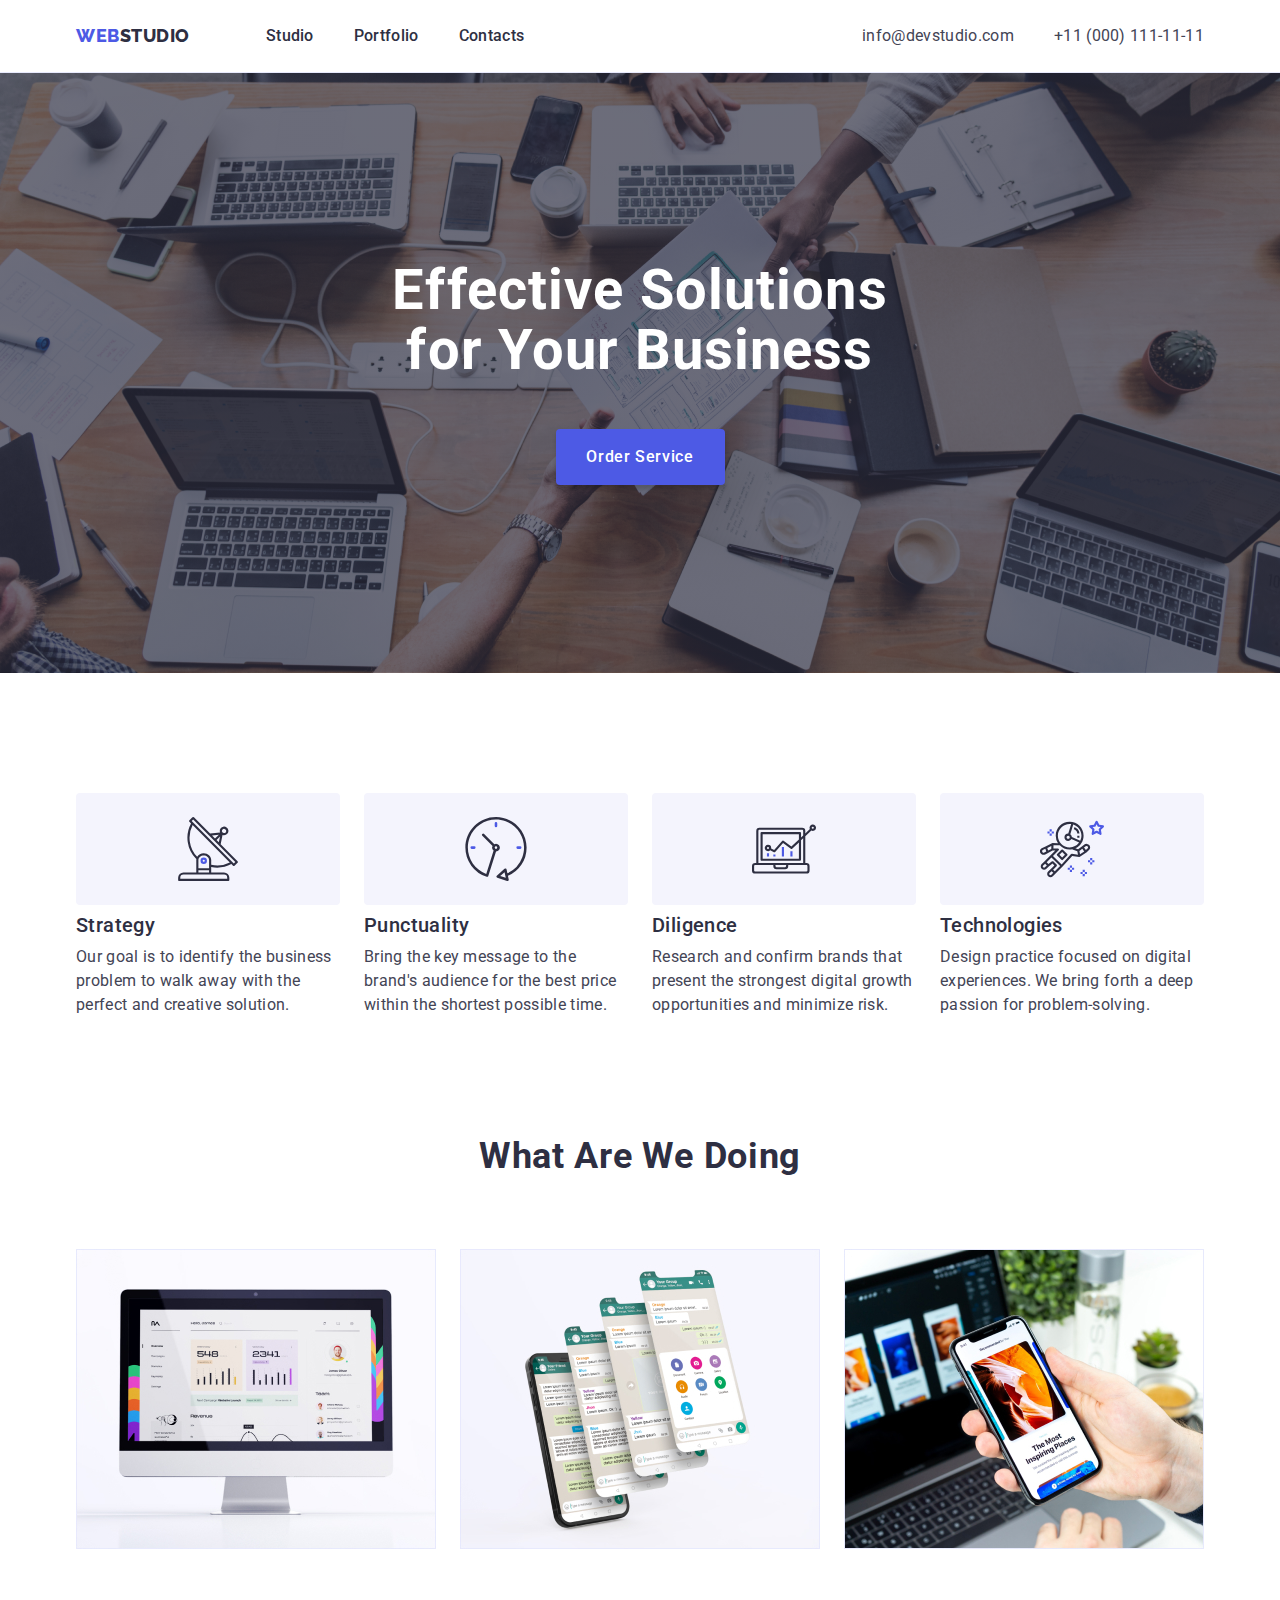
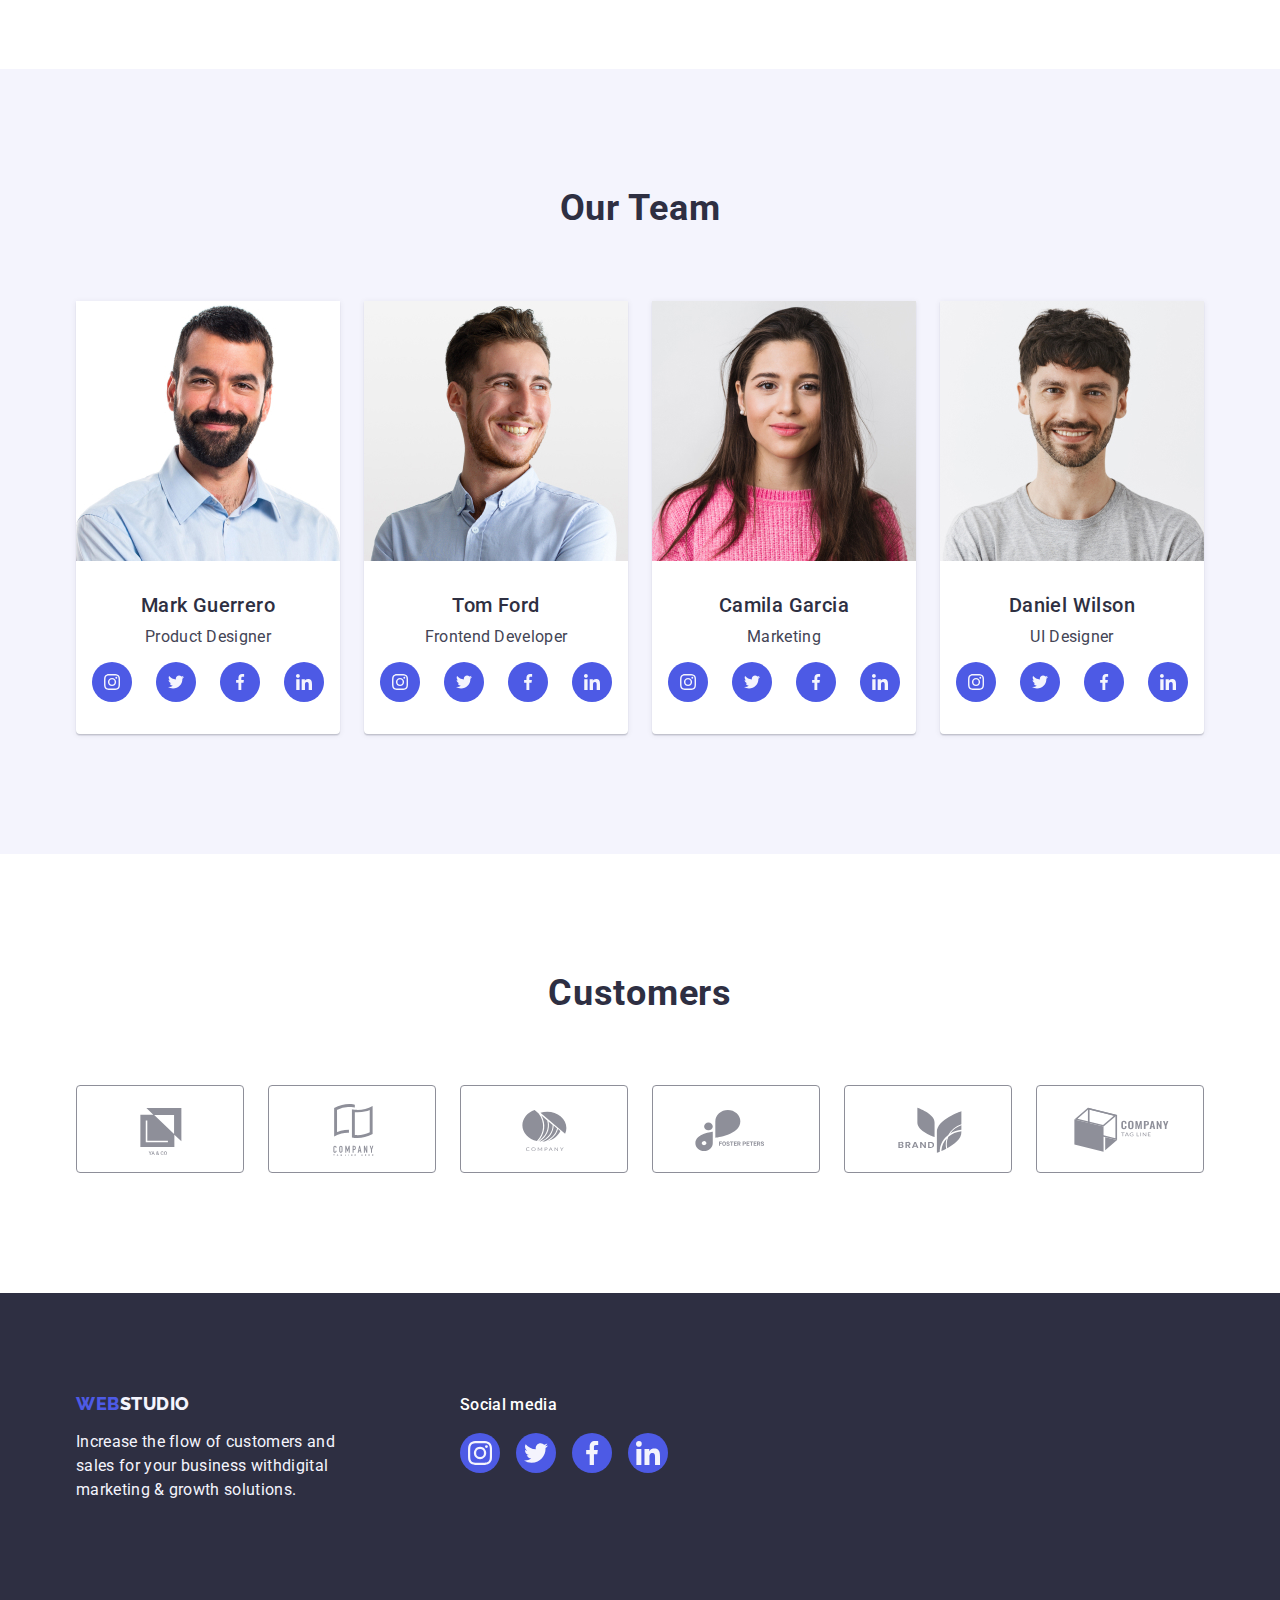
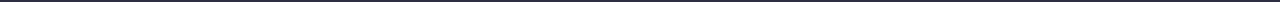
<file: index.html>
<!DOCTYPE html>
<html lang="en">
<head>
    <meta charset="UTF-8">
    <meta http-equiv="X-UA-Compatible" content="IE=edge">
    <meta name="viewport" content="width=device-width, initial-scale=1.0">
    <title>WebStudio</title>
    
    <!--Fonts-->

<link rel="preconnect" href="https://fonts.googleapis.com">
<link rel="preconnect" href="https://fonts.gstatic.com" crossorigin>
<link href="https://fonts.googleapis.com/css2?family=Raleway:wght@800&family=Roboto:wght@400;500;700;900&display=swap"
    rel="stylesheet">

    <!--Modern Normalize-->

<link rel="stylesheet" href="https://cdn.jsdelivr.net/npm/modern-normalize@1.1.0/modern-normalize.min.css">

    <!--Custom styles-->

<link rel="stylesheet" href="./css/styles.css">

</head>
<body>
   <!--Header Section--> 
    <header class="header-shadow">
        <div class="container header-container">
            <nav class="header-nav">
            <a class="logo link" href="./index.html">Web<span class="logo-studio-header">Studio</span></a>
            <ul class="list header-lists">
                <li>
                    <a class="header-link-text link" href="./index.html">Studio</a>
                </li>
                <li>
                    <a class="header-link-text link" href="./portfolio.html">Portfolio</a>
                </li>
                <li><a class="header-link-text link" href="">Contacts</a>
                </li>
            </ul>
            </nav>
            <address class="contacts">
                <ul class="list contacts-list">
                    <li>
                        <a class="header-contacts link" href="mailto:info@devstudio.com">info@devstudio.com</a>
                    </li>
                    <li>
                        <a class="header-contacts link" href="tel:+110001111111">+11 (000) 111-11-11</a>
                    </li>
                </ul>
            </address>
        </div>
    </header>
    <main>
        <!--Hero image-->
        <section class="hero">
            <div class="container">
                <h1 class="hero-headline">Effective Solutions for Your Business</h1>
                <button class="hero-btn button-cursor" type="button">Order Service</button>
            </div>
        </section>
        <!--General information-->
        <section class="inform-section section">
            <div class="container">
            <h2 class="inform-title title visually-hidden">General information</h2>
            <ul class="inform-list list">
            <li class="inform-item">
                <div class="inform-icon-container">
                        <svg class="decor-icon" width="64" height="64">
                            <use href="./images/icons.svg#icon-antenna"></use>
                        </svg>
                </div>
                <h3 class="inform-subtitle subtitle">Strategy</h3>
                    <p class="inform-text text">
                    Our goal is to identify the business problem to walk away with the perfect and creative solution.
                    </p>
            </li>
            <li class="inform-item">
                <div class="inform-icon-container">
                <svg class="decor-icon" width="64" height="64">
                    <use href="./images/icons.svg#icon-clock"></use>
                </svg>
                </div>
                <h3 class="inform-subtitle subtitle">Punctuality</h3>
                    <p class="inform-text text">
                    Bring the key message to the brand's audience for the best price within the shortest possible time.
                    </p>  
            </li>
            <li class="inform-item">
                <div class="inform-icon-container">
                    <svg class="decor-icon" width="64" height="64">
                        <use href="./images/icons.svg#icon-diagram"></use>
                    </svg>
                </div>
                <h3 class="inform-subtitle subtitle">Diligence</h3>
                    <p class="inform-text text">
                    Research and confirm brands that present the strongest digital growth opportunities and minimize risk.
                    </p>
            </li>
            <li class="inform-item">
                <div class="inform-icon-container">
                    <svg class="decor-icon" width="64" height="64">
                        <use href="./images/icons.svg#icon-astronaut"></use>
                    </svg>
                </div>
                <h3 class="inform-subtitle subtitle">Technologies</h3>
                    <p class="inform-text text"> 
                    Design practice focused on digital experiences. We bring forth a deep passion for problem-solving.
                    </p>
            </li>
            </ul>
            </div>
        </section>
        <!--General Offers-->
        <section class="offer-section section">
            <div class="container">
            <h2 class="offer-title title">What are we doing</h2>
            <ul class="offer-list list">
                <li class="offer-img"><img src="./images/products/img-1.jpg" alt="a computer monitor" width="360" height="300"></li>
                <li class="offer-img"><img src="./images/products/img-2.jpg" alt="phones" width="360" height="300"></li>
                <li class="offer-img"><img src="./images/products/img-3.jpg" alt="a person scrolling on the phone" width="360" height="300"></li>
            </ul>
            </div>
        </section>
        <!--Team members-->
        <section class="team-section section">
            <div class="container">
            <h2 class="team-title title">Our Team</h2>
            <ul class="team-list list">
                <li class="team-item"><img src="./images/team/mark-guerrero.jpg" alt="product designer" width="264">
                <div class="picture-container">
                    <h3 class="team-subtitle subtitle">Mark Guerrero</h3>
                    <p class="team-text text">Product Designer</p>
                    <ul class="socials list">
                        <li class="social-items">
                            <a class="social-link link" href="https://instagram.com" target="_blank" rel="noopener noreferrer"
                                aria-label="Instagram icon">
                                <svg class="social-icon" width="16" height="16">
                                    <use href="./images/icons.svg#icon-instagram-1"></use>
                                </svg></a>
                        </li>
                        <li class="social-items">
                            <a class="social-link link" href="https://twitter.com" target="_blank" rel="noopener noreferrer"
                                aria-label="Twitter icon">
                                <svg class="social-icon" width="16" height="16">
                                    <use href="./images/icons.svg#icon-twitter-1"></use>
                                </svg></a>
                        </li>
                        <li class="social-items">
                            <a class="social-link link" href="https://facebook.com" target="_blank" rel="noopener noreferrer"
                                aria-label="Facebook icon">
                                <svg class="social-icon" width="16" height="16">
                                    <use href="./images/icons.svg#icon-facebook-1"></use>
                                </svg></a>
                        </li>
                        <li class="social-items">
                            <a class="social-link link" href="https://linkedin.com" target="_blank" rel="noopener noreferrer"
                                aria-label="Linkedin icon">
                                <svg class="social-icon" width="16" height="16">
                                    <use href="./images/icons.svg#icon-linkedin-1"></use>
                                </svg></a>
                        </li>
                    </ul>
                </div>
                </li>
                <li class="team-item"><img src="./images/team/tom-ford.jpg" alt="frontend developer" width="264">
                <div class="picture-container">
                    <h3 class="team-subtitle subtitle">Tom Ford</h3>
                    <p class="team-text text">Frontend Developer</p>
                    <ul class="socials list">
                        <li class="social-items">
                            <a class="social-link link" href="https://instagram.com" target="_blank" rel="noopener noreferrer"
                                aria-label="Instagram icon">
                                <svg class="social-icon" width="16" height="16">
                                    <use href="./images/icons.svg#icon-instagram-1"></use>
                                </svg></a>
                        </li>
                        <li class="social-items">
                            <a class="social-link link" href="https://twitter.com" target="_blank" rel="noopener noreferrer"
                                aria-label="Twitter icon">
                                <svg class="social-icon" width="16" height="16">
                                    <use href="./images/icons.svg#icon-twitter-1"></use>
                                </svg></a>
                        </li>
                        <li class="social-items">
                            <a class="social-link link" href="https://facebook.com" target="_blank" rel="noopener noreferrer"
                                aria-label="Facebook icon">
                                <svg class="social-icon" width="16" height="16">
                                    <use href="./images/icons.svg#icon-facebook-1"></use>
                                </svg></a>
                        </li>
                        <li class="social-items">
                            <a class="social-link link" href="https://linkedin.com" target="_blank" rel="noopener noreferrer"
                                aria-label="Linkedin icon">
                                <svg class="social-icon" width="16" height="16">
                                    <use href="./images/icons.svg#icon-linkedin-1"></use>
                                </svg></a>
                        </li>
                    </ul>
                </div>
                </li>
                <li class="team-item"><img src="./images/team/camila-garcia.jpg" alt="marketing" width="264">
                <div class="picture-container">
                    <h3 class="team-subtitle subtitle">Camila Garcia</h3>
                    <p class="team-text text">Marketing</p>
                    <ul class="socials list">
                        <li class="social-items">
                            <a class="social-link link" href="https://instagram.com" target="_blank" rel="noopener noreferrer"
                                aria-label="Instagram icon">
                                <svg class="social-icon" width="16" height="16">
                                    <use href="./images/icons.svg#icon-instagram-1"></use>
                                </svg></a>
                        </li>
                        <li class="social-items">
                            <a class="social-link link" href="https://twitter.com" target="_blank" rel="noopener noreferrer"
                                aria-label="Twitter icon">
                                <svg class="social-icon" width="16" height="16">
                                    <use href="./images/icons.svg#icon-twitter-1"></use>
                                </svg></a>
                        </li>
                        <li class="social-items">
                            <a class="social-link link" href="https://facebook.com" target="_blank" rel="noopener noreferrer"
                                aria-label="Facebook icon">
                                <svg class="social-icon" width="16" height="16">
                                    <use href="./images/icons.svg#icon-facebook-1"></use>
                                </svg></a>
                        </li>
                        <li class="social-items">
                            <a class="social-link link" href="https://linkedin.com" target="_blank" rel="noopener noreferrer"
                                aria-label="Linkedin icon">
                                <svg class="social-icon" width="16" height="16">
                                    <use href="./images/icons.svg#icon-linkedin-1"></use>
                                </svg></a>
                        </li>
                    </ul>
                </div>
                </li>
                <li class="team-item"><img src="./images/team/daniel-wilson.jpg" alt="ui designer" width="264">
                <div class="picture-container">
                    <h3 class="team-subtitle subtitle">Daniel Wilson</h3>
                    <p class="team-text text">UI Designer</p>
                    <ul class="socials list">
                        <li class="social-items">
                            <a class="social-link link" href="https://instagram.com" target="_blank" rel="noopener noreferrer"
                                aria-label="Instagram icon">
                                <svg class="social-icon" width="16" height="16">
                                    <use href="./images/icons.svg#icon-instagram-1"></use>
                                </svg></a>
                        </li>
                        <li class="social-items">
                            <a class="social-link link" href="https://twitter.com" target="_blank" rel="noopener noreferrer"
                                aria-label="Twitter icon">
                                <svg class="social-icon" width="16" height="16">
                                    <use href="./images/icons.svg#icon-twitter-1"></use>
                                </svg></a>
                        </li>
                        <li class="social-items">
                            <a class="social-link link" href="https://facebook.com" target="_blank" rel="noopener noreferrer"
                                aria-label="Facebook icon">
                                <svg class="social-icon" width="16" height="16">
                                    <use href="./images/icons.svg#icon-facebook-1"></use>
                                </svg></a>
                        </li>
                        <li class="social-items">
                            <a class="social-link link" href="https://linkedin.com" target="_blank" rel="noopener noreferrer"
                                aria-label="Linkedin icon">
                                <svg class="social-icon" width="16" height="16">
                                    <use href="./images/icons.svg#icon-linkedin-1"></use>
                                </svg></a>
                        </li>
                    </ul>
                </div>
                </li>
            </ul>
            </div>
        </section>
        <!--Section Customers-->
        <section class="customer-section section">
        <div class="customer-container container">
        <h2 class="customer-title title">Customers</h2>
        <ul class="customer-list list">
            <li class="customer-item item"><a class="customer-link link" href="" target="_blank" rel="noopener noreferrer"
                aria-label="customer-one"><svg class="customer-icon" width="104" height="56">
                    <use href="./images/icons.svg#icon-logo-1"></use></svg></a></li>
            <li class="customer-item item"><a class="customer-link link" href="" target="_blank" rel="noopener noreferrer"
                aria-label="customer-two"><svg class="customer-icon" width="104" height="56">
                    <use href="./images/icons.svg#icon-logo-2"></use></svg></a></li>
            <li class="customer-item item"><a class="customer-link link" href="" target="_blank" rel="noopener noreferrer"
                aria-label="customer-three"><svg class="customer-icon" width="104" height="56">
                    <use href="./images/icons.svg#icon-logo-3"></use></svg></a></li>
            <li class="customer-item item"><a class="customer-link link" href="" target="_blank" rel="noopener noreferrer"
                aria-label="customer-four"><svg class="customer-icon" width="104" height="56">
                    <use href="./images/icons.svg#icon-logo-4"></use></svg></a></li>
            <li class="customer-item item"><a class="customer-link link" href="" target="_blank" rel="noopener noreferrer"
                aria-label="customer-five"><svg class="customer-icon" width="104" height="56">
                    <use href="./images/icons.svg#icon-logo-5"></use></svg></a></li>
            <li class="customer-item item"><a class="customer-link link" href="" target="_blank" rel="noopener noreferrer"
                aria-label="customer-six"><svg class="customer-icon" width="104" height="56">
                    <use href="./images/icons.svg#icon-logo-6"></use></svg></a></li>
        </ul>
        </div>
        </section>
    </main>
<!--Footer section-->
    <footer class="footer">
            <div class="footer-inner container">
            
                    <div class="footer-left">
                        <a class="logo link logo-footer" href="./index.html">Web<span
                                class="logo-studio-footer">Studio</span></a>
                        <p class="footer-desc text">
                            Increase the flow of customers and sales for your business withdigital marketing & growth solutions.
                        </p>
                    </div>
                    <div class="footer-right">
                            <p class="footer-socials-text text">Social media</p>
                            <ul class="socials socials-footer list">
                                <li class="social-items">
                                    <a class="social-link link footer-link" href="https://instagram.com" target="_blank"
                                        rel="noopener noreferrer" aria-label="Instagram icon">
                                        <svg class="social-icon" width="24" height="24">
                                            <use href="./images/icons.svg#icon-instagram-1"></use>
                                        </svg></a>
                                </li>
                                <li class="social-items">
                                    <a class="social-link link footer-link" href="https://twitter.com" target="_blank"
                                        rel="noopener noreferrer" aria-label="Twitter icon">
                                        <svg class="social-icon" width="24" height="24">
                                            <use href="./images/icons.svg#icon-twitter-1"></use>
                                        </svg></a>
                                </li>
                                <li class="social-items">
                                    <a class="social-link link footer-link" href="https://facebook.com" target="_blank"
                                        rel="noopener noreferrer" aria-label="Facebook icon">
                                        <svg class="social-icon" width="24" height="24">
                                            <use href="./images/icons.svg#icon-facebook-1"></use>
                                        </svg></a>
                                </li>
                                <li class="social-items">
                                    <a class="social-link link footer-link" href="https://linkedin.com" target="_blank"
                                        rel="noopener noreferrer" aria-label="Linkedin icon">
                                        <svg class="social-icon" width="24" height="24">
                                            <use href="./images/icons.svg#icon-linkedin-1"></use>
                                        </svg></a>
                                </li>
                            </ul>
                    </div>
            </div>
        </footer>
    </body>
    </html>
</file>
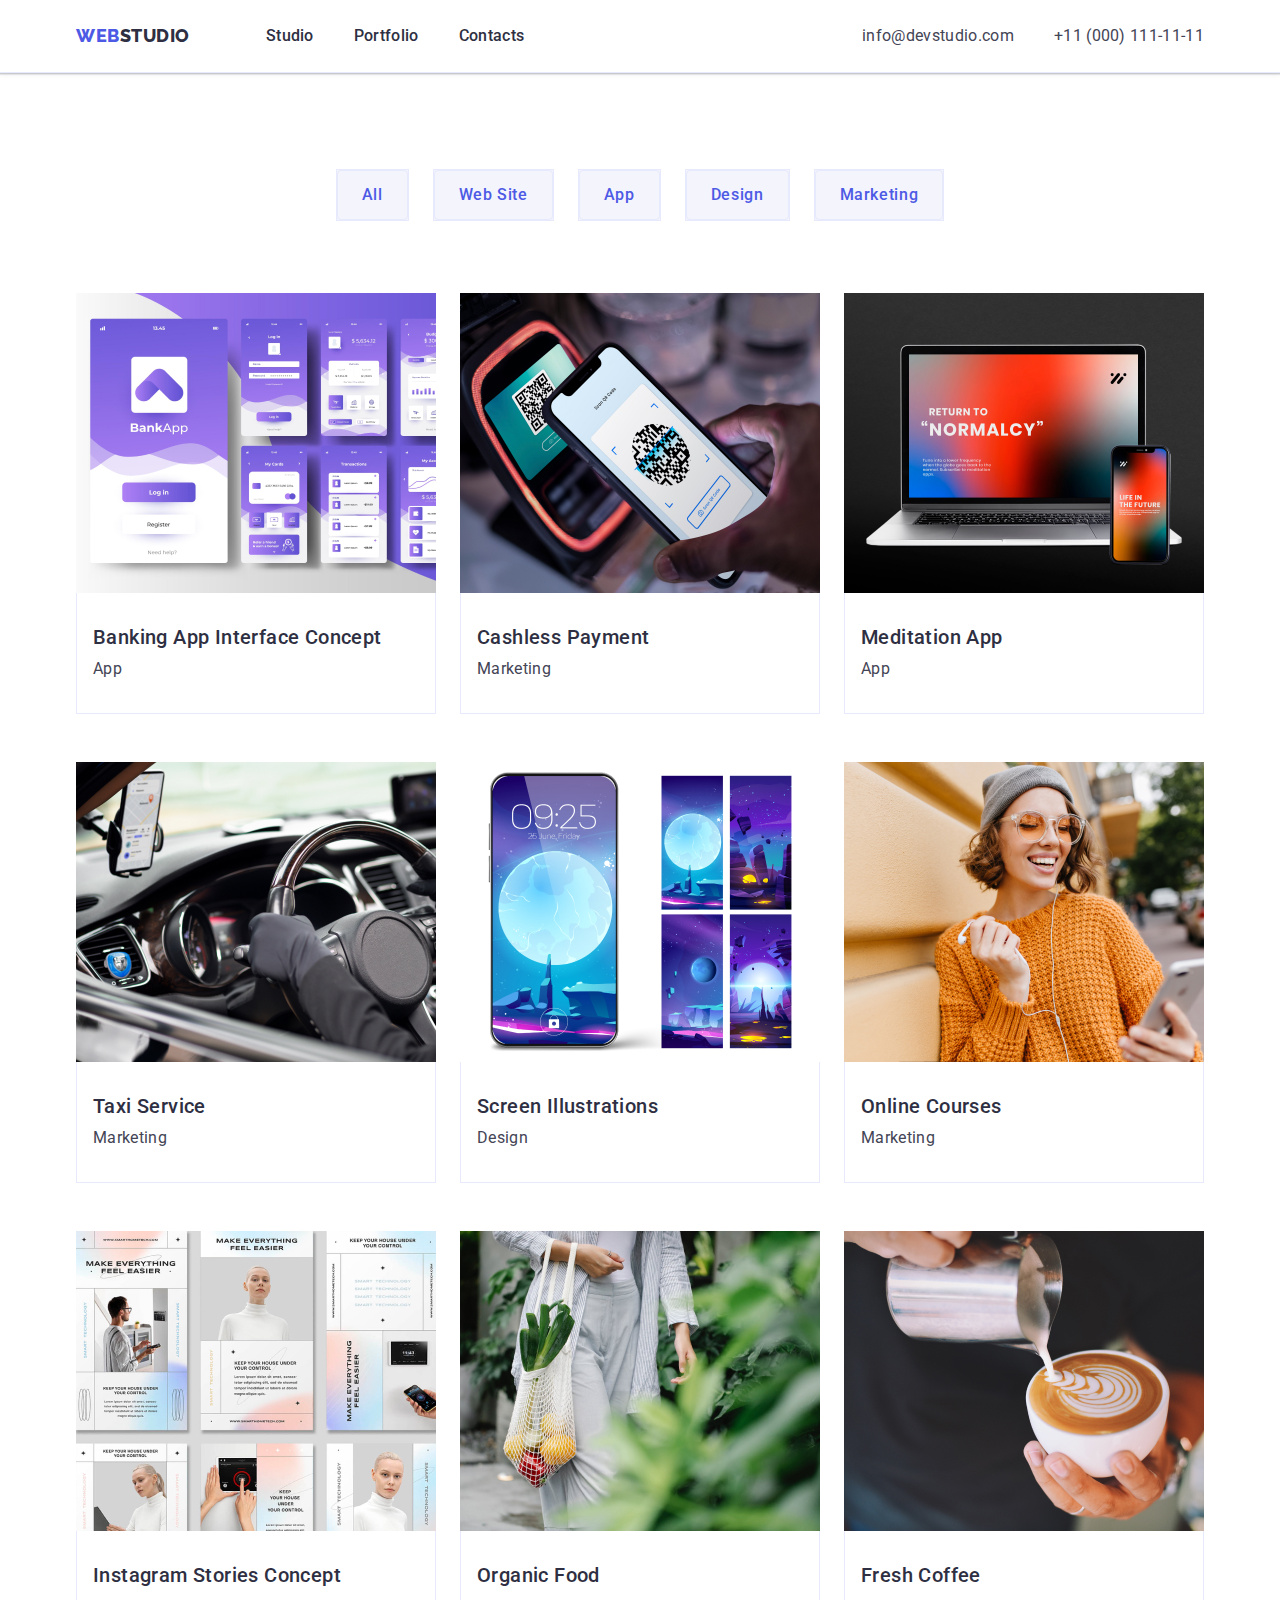
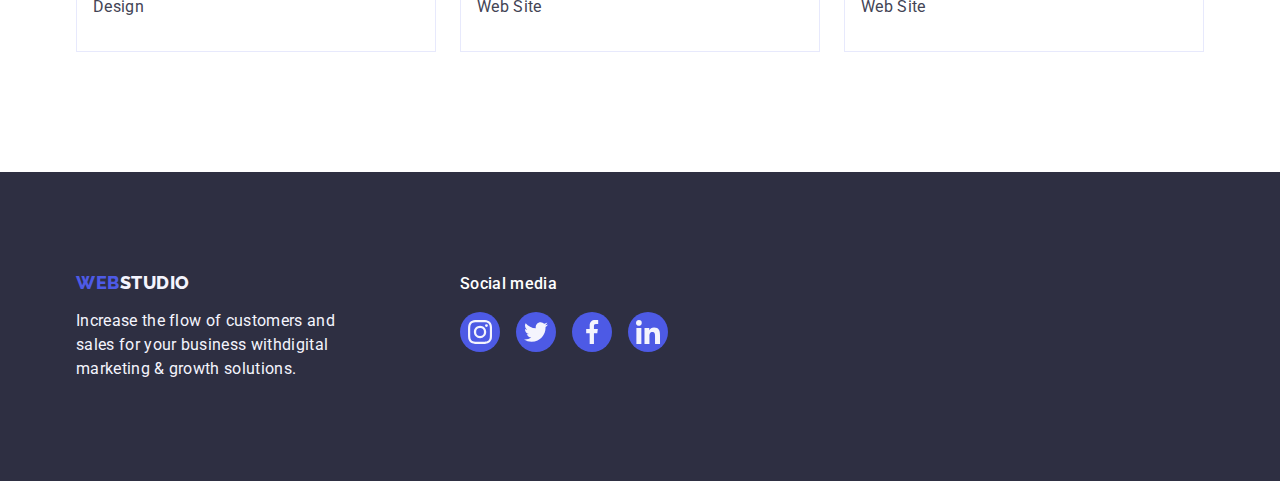
<file: portfolio.html>
<!DOCTYPE html>
<html lang="en">
<head>
    <meta charset="UTF-8">
    <meta http-equiv="X-UA-Compatible" content="IE=edge">
    <meta name="viewport" content="width=device-width, initial-scale=1.0">
    <title>Portfolio</title>
    
        <!--Fonts-->

    <link rel="preconnect" href="https://fonts.googleapis.com">
    <link rel="preconnect" href="https://fonts.gstatic.com" crossorigin>
    <link href="https://fonts.googleapis.com/css2?family=Raleway:wght@800&family=Roboto:wght@400;500;700;900&display=swap"
        rel="stylesheet">

        <!--Modern Normalize-->
        
    <link rel="stylesheet" href="https://cdn.jsdelivr.net/npm/modern-normalize@1.1.0/modern-normalize.min.css">

        <!--Custom styles-->

    <link rel="stylesheet" href="./css/styles.css">

</head>
<body>
    <!--Header Section-->
    <header class="header-shadow">
        <div class="container header-container">
            <nav class="header-nav">
                <a class="logo link" href="./index.html">Web<span class="logo-studio-header">Studio</span></a>
                <ul class="list header-lists">
                    <li>
                        <a class="header-link-text link" href="./index.html">Studio</a>
                    </li>
                    <li>
                        <a class="header-link-text link" href="./portfolio.html">Portfolio</a>
                    </li>
                    <li><a class="header-link-text link" href="">Contacts</a>
                    </li>
                </ul>
            </nav>
            <address class="contacts">
                <ul class="list contacts-list">
                    <li>
                        <a class="header-contacts link" href="mailto:info@devstudio.com">info@devstudio.com</a>
                    </li>
                    <li>
                        <a class="header-contacts link" href="tel:+110001111111">+11 (000) 111-11-11</a>
                    </li>
                </ul>
            </address>
        </div>
    </header>
    <main>
        <!--Portfolio departments-->
        <section class="portfolio-section section">
            <div class="container">
            <h1 class="portfolio-headline visually-hidden">Departments</h1>
            <ul class="portfolio-list list">
                <li class="portfolio-item"><button class="portfolio-btn" type="button">All</button></li>
                <li class="portfolio-item"><button class="portfolio-btn" type="button">Web Site</button></li>
                <li class="portfolio-item"><button class="portfolio-btn" type="button">App</button></li>
                <li class="portfolio-item"><button class="portfolio-btn" type="button">Design</button></li>
                <li class="portfolio-item"><button class="portfolio-btn" type="button">Marketing</button></li>
            </ul>
            <ul class="service-list list">
                <li class="service-img"><a class="portfolio-service-link link" href="">
                <img src="./images/portfolio/img1-banking.jpg" alt="banking apps" width="360" height="300">
                    <div class="portfolio-content">
                        <h2 class="service-subtitle subtitle">Banking App Interface Concept</h2>
                        <p class="service-text text">App</p>
                    </div>
                </a>
                </li>
                <li class="service-img"><a class="portfolio-service-link link" href="">
                <img src="./images/portfolio/img2-cashless.jpg" alt="cashless payment" width="360" height="300">
                    <div class="portfolio-content">
                        <h2 class="service-subtitle subtitle">Cashless Payment</h2>
                        <p class="service-text text">Marketing</p>
                    </div>
                </a>
                </li>
                <li class="service-img"><a class="portfolio-service-link link" href="">
                <img src="./images/portfolio/img3-meditation.jpg" alt="meditation app" width="360" height="300">
                    <div class="portfolio-content">
                        <h2 class="service-subtitle subtitle">Meditation App</h2>
                        <p class="service-text text">App</p>
                    </div>
                </a>
                </li>
                <li class="service-img"><a class="portfolio-service-link link" href="">
                <img src="./images/portfolio/img4-taxi.jpg" alt="taxi service" width="360" height="300">
                    <div class="portfolio-content">
                        <h2 class="service-subtitle subtitle">Taxi Service</h2>
                        <p class="service-text text">Marketing</p>
                    </div>
                </a>
                </li>
                <li class="service-img"><a class="portfolio-service-link link" href="">
                <img src="./images/portfolio/img5-screen.jpg" alt="screen illustrations" width="360" height="300">
                    <div class="portfolio-content">
                        <h2 class="service-subtitle subtitle">Screen Illustrations</h2>
                        <p class="service-text text">Design</p>
                    </div>
                </a>
                </li>
                <li class="service-img"><a class="portfolio-service-link link" href="">
                <img src="./images/portfolio/img6-courses.jpg" alt="online courses" width="360" height="300">
                    <div class="portfolio-content">
                        <h2 class="service-subtitle subtitle">Online Courses</h2>
                        <p class="service-text text">Marketing</p>
                    </div>
                </a>
                </li>
                <li class="service-img"><a class="portfolio-service-link link" href="">
                <img src="./images/portfolio/img7-instagram.jpg" alt="istagram stories" width="360" height="300">
                    <div class="portfolio-content">
                        <h2 class="service-subtitle subtitle">Instagram Stories Concept</h2>
                        <p class="service-text text">Design</p>
                    </div>
                </a>
                </li>
                <li class="service-img"><a class="portfolio-service-link link" href="">
                <img src="./images/portfolio/img8-food.jpg" alt="organic food" width="360" height="300">
                    <div class="portfolio-content">
                        <h2 class="service-subtitle subtitle">Organic Food</h2>
                        <p class="service-text text">Web Site</p>
                    </div>
                </a>
                </li>
                <li class="service-img"><a class="portfolio-service-link link" href="">
                <img src="./images/portfolio/img9-coffee.jpg" alt="fresh coffee" width="360" height="300">
                    <div class="portfolio-content">
                        <h2 class="service-subtitle subtitle">Fresh Coffee</h2>
                        <p class="service-text text">Web Site</p>
                    </div>
                </a>
                </li>
            </ul>
            </div>
        </section>
    </main>
    <!--Footer section-->
        <footer class="footer">
            <div class="footer-inner container">
        
                <div class="footer-left">
                    <a class="logo link logo-footer" href="./index.html">Web<span class="logo-studio-footer">Studio</span></a>
                    <p class="footer-desc text">
                        Increase the flow of customers and sales for your business withdigital marketing & growth solutions.
                    </p>
                </div>
                <div class="footer-right">
                    <p class="footer-socials-text text">Social media</p>
                    <ul class="socials socials-footer list">
                        <li class="social-items">
                            <a class="social-link link footer-link" href="https://instagram.com" target="_blank"
                                rel="noopener noreferrer" aria-label="Instagram icon">
                                <svg class="social-icon" width="24" height="24">
                                    <use href="./images/icons.svg#icon-instagram-1"></use>
                                </svg></a>
                        </li>
                        <li class="social-items">
                            <a class="social-link link footer-link" href="https://twitter.com" target="_blank"
                                rel="noopener noreferrer" aria-label="Twitter icon">
                                <svg class="social-icon" width="24" height="24">
                                    <use href="./images/icons.svg#icon-twitter-1"></use>
                                </svg></a>
                        </li>
                        <li class="social-items">
                            <a class="social-link link footer-link" href="https://facebook.com" target="_blank"
                                rel="noopener noreferrer" aria-label="Facebook icon">
                                <svg class="social-icon" width="24" height="24">
                                    <use href="./images/icons.svg#icon-facebook-1"></use>
                                </svg></a>
                        </li>
                        <li class="social-items">
                            <a class="social-link link footer-link" href="https://linkedin.com" target="_blank"
                                rel="noopener noreferrer" aria-label="Linkedin icon">
                                <svg class="social-icon" width="24" height="24">
                                    <use href="./images/icons.svg#icon-linkedin-1"></use>
                                </svg></a>
                        </li>
                    </ul>
                </div>
            </div>
        </footer>
</body>
</html>
</file>
<file: css/styles.css>
:root {
    --primary-font: Roboto; font-family: sans-serif;
    --iris: #4d5ae5;
    --ocean: #404bbf;
    --navy-blue: #2e2f42;
    --green: #31d0aa;
    --slate: #434455;
    --light-slate: #8e8f99;
    --cornflower: #e7e9fc;
    --cloud: #f4f4fd;
    --navy-blue-modal: #2e2f42;
    --grey: #2e2f42;
    --white: #ffffff;
    --dairy: #fcfcfc;
}

body
{
    font-family: "Roboto", sans-serif;
    color: var(--slate);
    background: var(--white);
}
.visually-hidden {
    position: absolute;
    width: 1px;
    height: 1px;
    margin: -1px;
    border: 0;
    padding: 0;
    white-space: nowrap;
    clip-path: inset(100%);
    clip: rect(0 0 0 0);
    overflow: hidden;
}
/*reset start*/ 
.list {
    list-style: none;
    margin: 0;
    padding: 0;
}

.link {
    text-decoration: none;
    color: currentColor;
    }

h1, h2, h3, h4, h5, h6, p {
    margin: 0;
}

img {
    display: block;
}

button {
    font-family: inherit;
    color: currentColor;
    cursor: pointer;
}
/*reset end*/

.container {
    width: 1158px;
    /*outline: 2px solid red;
    outline-offset: -2px;*/
    padding-left: 15px;
    padding-right: 15px;
    margin-left: auto;
    margin-right: auto;
}

.section {
    padding-top: 120px;
    padding-bottom: 120px;
}

.header-container {
    display: flex;
    align-items: center;
}

.header-shadow {
    border-bottom: 1px solid var(--cornflower);
    box-shadow: 0px 2px 1px rgba(46, 47, 66, 0.08),
        0px 1px 1px rgba(46, 47, 66, 0.16),
        0px 1px 6px rgba(46, 47, 66, 0.08);
}

.header-nav {
    display: flex;
    align-items: center;
}

.logo {
    font-family: "Raleway", sans-serif;
    font-weight: 800;
    font-size: 18px;
    line-height: 1.17;
    letter-spacing: 0.03em;
    text-transform: uppercase;
    color: var(--iris);

    margin-right: 76px;
}

.logo-studio-header {
    color: var(--navy-blue-modal);
}

.logo-studio-footer {
    color: var(--cloud);
}

.header-link-text:hover,
.header-link-text:focus,
.header-contacts:hover,
.header-contacts:focus {
    color: var(--ocean);
}

.header-link-text {
    font-weight: 500;
    font-size: 16px;
    line-height: 1.5;
    letter-spacing: 0.02em;
    color: var(--navy-blue);

    display: block;
    padding: 24px 0;
}

.header-lists {
    display: flex;
    gap: 40px;
}

.contacts {
    font-style: normal;
    margin-left: auto;
}

.contacts-list {
    display: flex;
    gap: 40px;
}

.header-contacts {
    color: inherit;
    font-size: 16px;
    line-height: 1.5;
    letter-spacing: 0.02em;
}

/*hero*/
.hero {
    background-color: var(--navy-blue);
    background-image: linear-gradient(rgba(46, 47, 66, 0.7), rgba(46, 47, 66, 0.7)), 
    url(../images/hero/people-office.jpg);
    background-repeat: no-repeat;
    background-position: center;
    background-size: cover;
    margin-left: auto;
    margin-right: auto;
    max-width: 1440px;
    padding-top: 188px;
    padding-bottom: 188px;
}
.hero-headline {
    color: var(--white);
    font-weight: 700;
    font-size: 56px;
    line-height: 1.07;
    letter-spacing: 0.02em;
    text-align: center;

    max-width: 496px;
    margin-left: auto;
    margin-right: auto;
    margin-bottom: 48px;
}

/*hero button*/
.hero-btn {
    color: var(--white);
    background-color: var(--iris);
    font-family: "Roboto", sans-serif;
    font-weight: 500;
    font-size: 16px;
    line-height: 1.5;
    letter-spacing: 0.04em;
    display: block;
    margin-left: auto;
    margin-right: auto;
    box-shadow: 0px 4px 4px rgba(0, 0, 0, 0.15);
    border-radius: 4px;
    min-width: 169px;
    min-height: 56px;
    border: none;
    gap: 10px;

}
.hero-btn:hover,
.hero-btn:focus {
    background-color: var(--ocean);
    box-shadow: 0px 4px 4px rgba(0, 0, 0, 0.15);
}
/*common features*/
.title {
    color: var(--navy-blue);
    font-weight: 700;
    font-size: 36px;
    line-height: 1.11;
    text-align: center;
    letter-spacing: 0.02em;
    text-transform: capitalize;
}

.subtitle {
    color: var(--navy-blue);
    font-weight: 500;
    font-size: 20px;
    line-height: 1.2;
    letter-spacing: 0.02em;

    margin-bottom: 8px;
}

.text {
    color: var(--slate);
    font-weight: 400;
    font-size: 16px;
    line-height: 1.5;
    letter-spacing: 0.02em;
}

/*general information section*/

.inform-icon-container {
    display: flex;
    align-items: center;
    justify-content: center;
    align-items: center;
    height: 112px;
    background-color: var(--cloud);
    border-radius: 4px;
    margin-bottom: 8px;
}

.decor-icon {
    justify-content: center;
    align-items: center;
   
}

.inform-list {
    display: flex;
    gap: 24px;
}

.inform-text {
    width: 264px;
}

/*offer section*/

.offer-section {
    padding-top: 0%;
}

.offer-title {
    margin-bottom: 72px;
}
.offer-list {
    display: flex;
    gap: 24px;
    flex-basis: calc((100% - 2 * 16px) / 3);
}

/*team section*/

.team-section {
    background-color: var(--cloud);
}

.team-title {
    margin-bottom: 72px;
}

.team-list {
    display: flex;
    gap: 24px;
}

.team-item {
    background-color: var(--white);
    flex-basis: calc((100% - 3 * 24px) / 4);

    box-shadow: 0px 1px 6px rgba(46, 47, 66, 0.08),
        0px 1px 1px rgba(46, 47, 66, 0.16),
        0px 2px 1px rgba(46, 47, 66, 0.08);
    border-radius: 0px 0px 4px 4px;
}

.picture-container {
    padding: 32px 0 32px;
}

.team-subtitle {
    text-align: center;
}

.team-text {
    text-align: center;
    margin-bottom: 13px;
}

/*social icons*/

.socials {
    display: flex;
    justify-content: center;
    fill: var(--cloud);
    gap: 24px;
}

.social-link {
    display: flex;
    width: 40px;
    height: 40px;
    justify-content: center;
    align-items: center;
    background-color: var(--iris);
    border-radius: 50%;
}
.social-link:hover,
.social-link:focus {
    background-color: var(--ocean);
}

/*customers section*/

.customer-title {
    margin-bottom: 72px;
    line-height: 1.1;
}

.customer-list {
    display: flex;
    justify-content: center;
    gap: 24px;
}

.customer-item {
    display: flex;
    height: 88px;
    justify-content: center;
    align-items: center;
    background-color: var(--white);

    width: calc((100% - 120px) / 6);
}

.customer-item:hover,
.customer-item:focus {
    border-color: var(--ocean);
}

.customer-link {
    display: flex;
    height: 100%;
    width: 100%;
    border: 1px solid var(--light-slate);
    border-radius: 4px;
    align-items: center;
    justify-content: center;
    color: var(--light-slate);

}

.customer-link:hover,
.customer-link:focus {
    border-color: var(--ocean);
    color: var(--ocean);
}

.customer-icon {
    fill: currentColor;
}

/*footer*/
.footer {
    background-color: var(--navy-blue);
    padding-top: 100px;
    padding-bottom: 100px;
}

.logo-footer {
    display: inline-block;
    margin-right: 0;
    margin-bottom: 16px;
}

.footer-desc {
    color: var(--cloud);
    width: 264px;
}

.footer-inner {
    display: flex;
    align-items: baseline;
    gap: 120px;
}

.footer-socials-text {
    color: var(--white);
    font-weight: 500;
    line-height: 24px;

    margin-bottom: 16px;
}

.socials-footer {
    gap: 16px;
}

.footer-link:hover,
.footer-link:focus {
    background-color: var(--green);
}

/*portfolio*/

.portfolio-section {
    padding: 96px 0 120px;
}

.portfolio-list {
    display: flex;
    justify-content: center;
    gap: 24px;
    margin-left: auto;
    margin-right: auto;
    margin-bottom: 72px;
}

/*portfolio-btn*/

.portfolio-btn {
    color: var(--iris);
    background-color: var(--cloud);
    font-family: "Roboto", sans-serif;
    font-weight: 500;
    font-size: 16px;
    line-height: 1.5;
    letter-spacing: 0.04em;
    text-align: center;
    border-radius: 4px;
    padding: 12px 24px;
    border: 1px solid var(--cornflower);
    
}

.portfolio-btn:hover,
.portfolio-btn:focus {
    color: var(--white);
    background-color: var(--ocean);
    border: 1px solid transparent;
    box-shadow: 0px 3px 1px rgba(0, 0, 0, 0.1),
        0px 2px 1px rgba(0, 0, 0, 0.08),
        0px 2px 2px rgba(0, 0, 0, 0.12);
}

.portfolio-item {
    background-color: var(--cloud);
    border: 1px solid var(--cornflower);
}
/*portfolio images*/

.service-list {
    display: flex;
    flex-wrap: wrap;
    column-gap: 24px;
    row-gap: 48px;
}
.portfolio-service-link {
    display: block;
}

.portfolio-service-link:hover,
.portfolio-service-link:focus {
    box-shadow: 0px 1px 6px rgba(46, 47, 66, 0.08),
        0px 1px 1px rgba(46, 47, 66, 0.16),
        0px 2px 1px rgba(46, 47, 66, 0.08);
}

.service-img {
    flex-basis: calc((100% - 2 * 24px) / 3);
}
.portfolio-content {
    padding: 32px 16px;
    border-bottom: 1px solid var(--cornflower);
    border-left: 1px solid var(--cornflower);
    border-right: 1px solid var(--cornflower);
}
</file>
